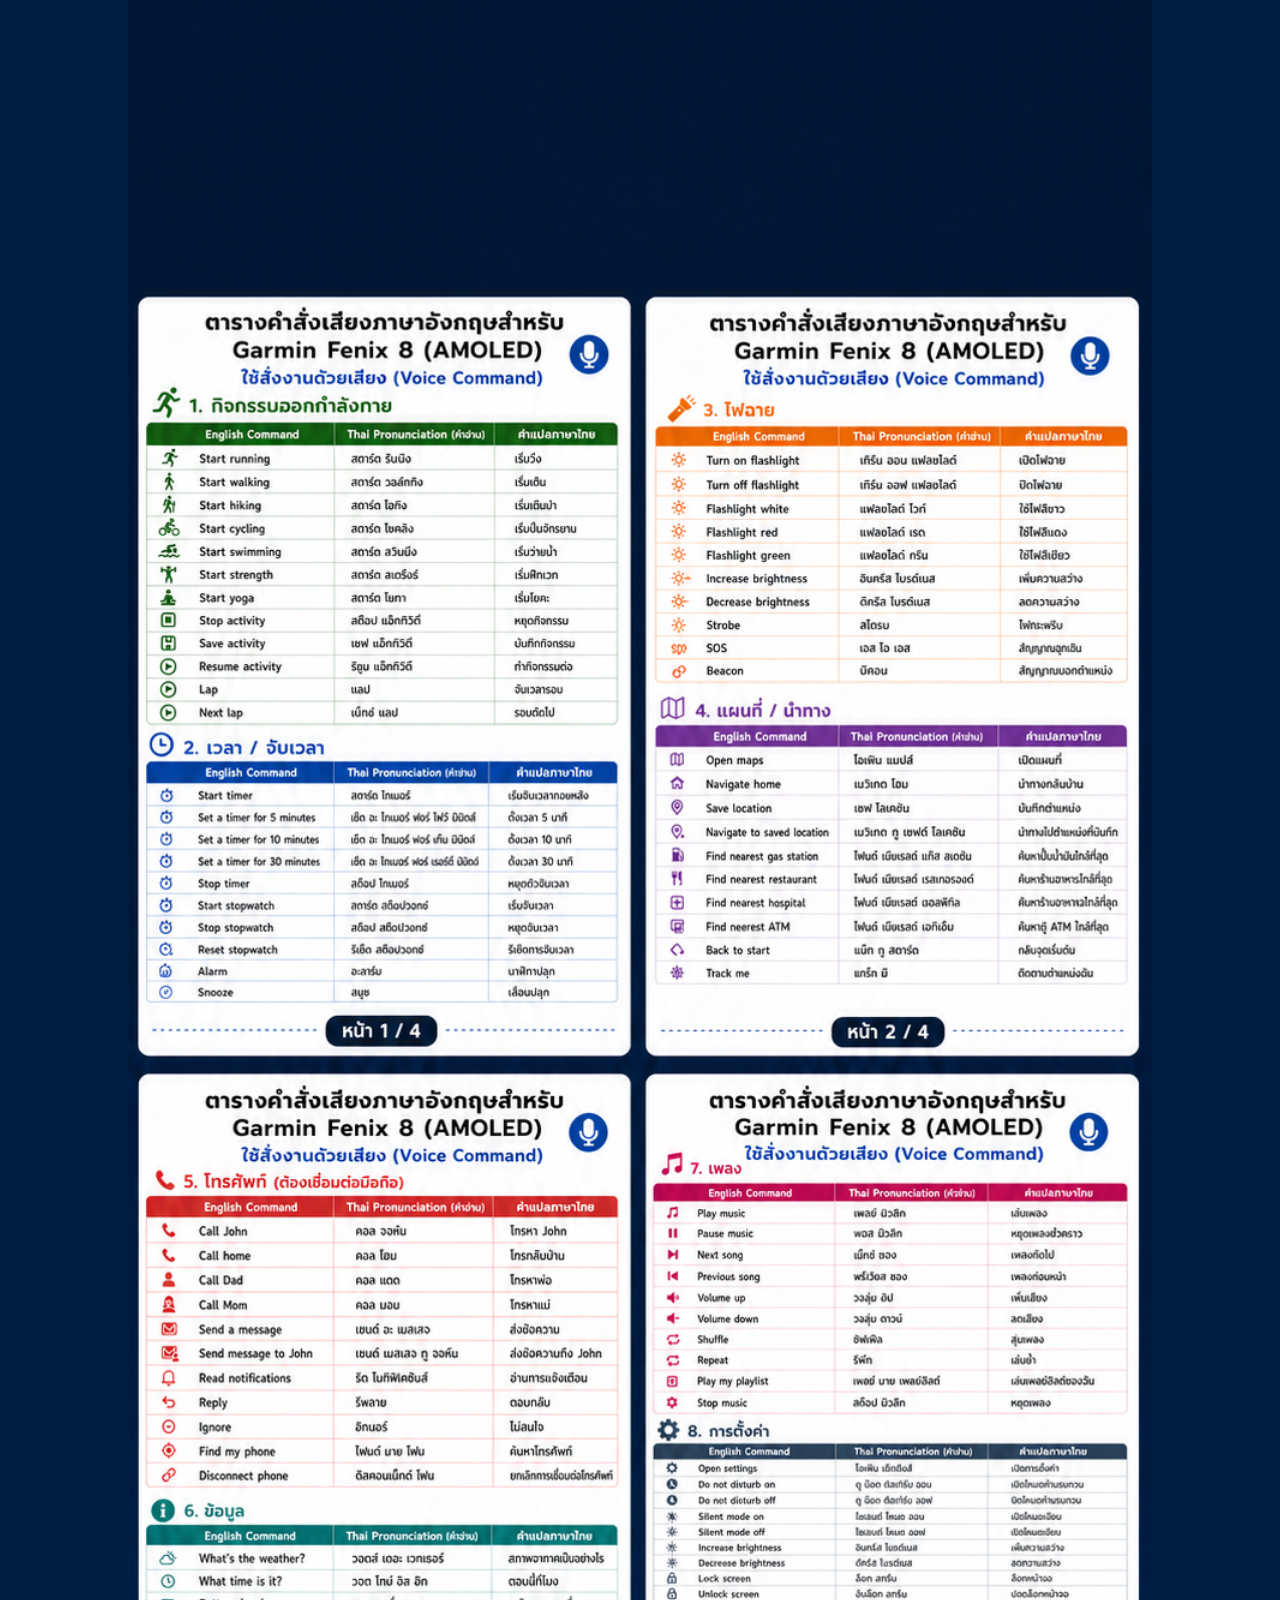
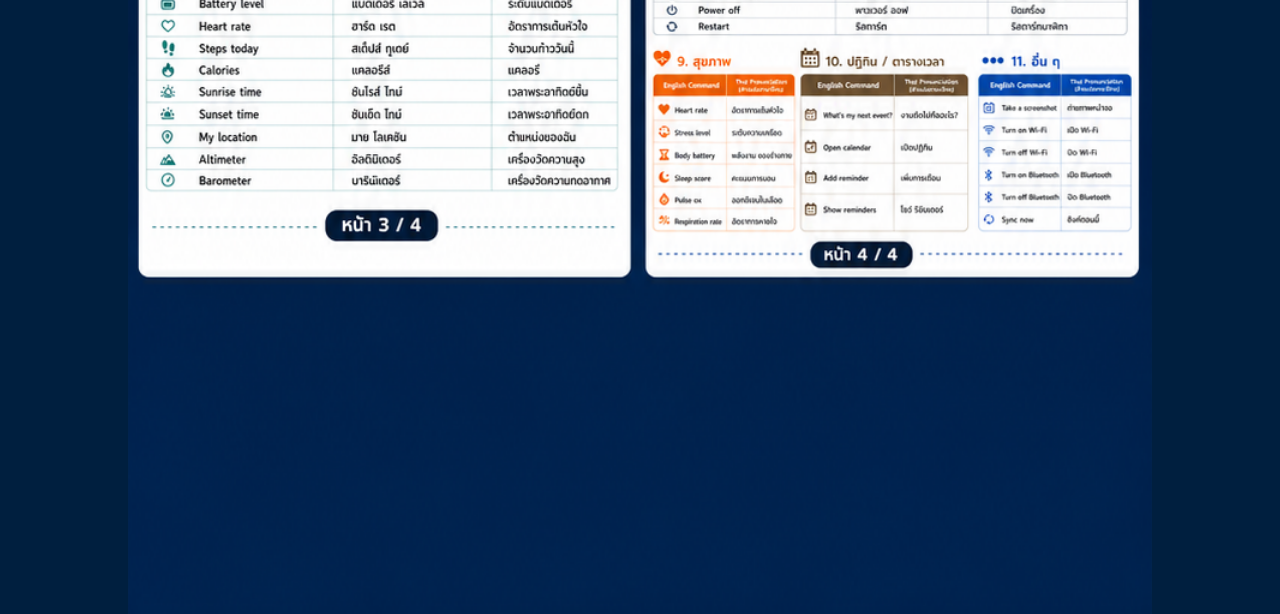
<file: index.html>
<!doctype html>
<html lang="th">
<head>
  <meta charset="utf-8">
  <meta name="viewport" content="width=device-width,initial-scale=1,viewport-fit=cover,user-scalable=yes">
  <meta name="theme-color" content="#001f3f">
  <meta name="apple-mobile-web-app-capable" content="yes">
  <meta name="apple-mobile-web-app-status-bar-style" content="black-translucent">
  <meta name="apple-mobile-web-app-title" content="Garmin Voice">
  <title>ตารางคำสั่ง Garmin Fenix 8</title>
  <link rel="manifest" href="manifest.webmanifest">
  <link rel="apple-touch-icon" href="icon.svg">
  <style>
    *{box-sizing:border-box}html,body{margin:0;min-height:100%;background:#001f3f}body{display:grid;place-items:center;padding:env(safe-area-inset-top) 0 env(safe-area-inset-bottom);overflow:auto}img{display:block;width:100%;height:auto;max-width:1024px;user-select:none;-webkit-user-drag:none}
  </style>
</head>
<body>
  <img src="garmin-voice-4-pages.png" alt="ตารางคำสั่งเสียง Garmin Fenix 8 ทั้ง 4 หน้า">
  <script>if('serviceWorker'in navigator)navigator.serviceWorker.register('./service-worker.js')</script>
</body>
</html>
</file>
